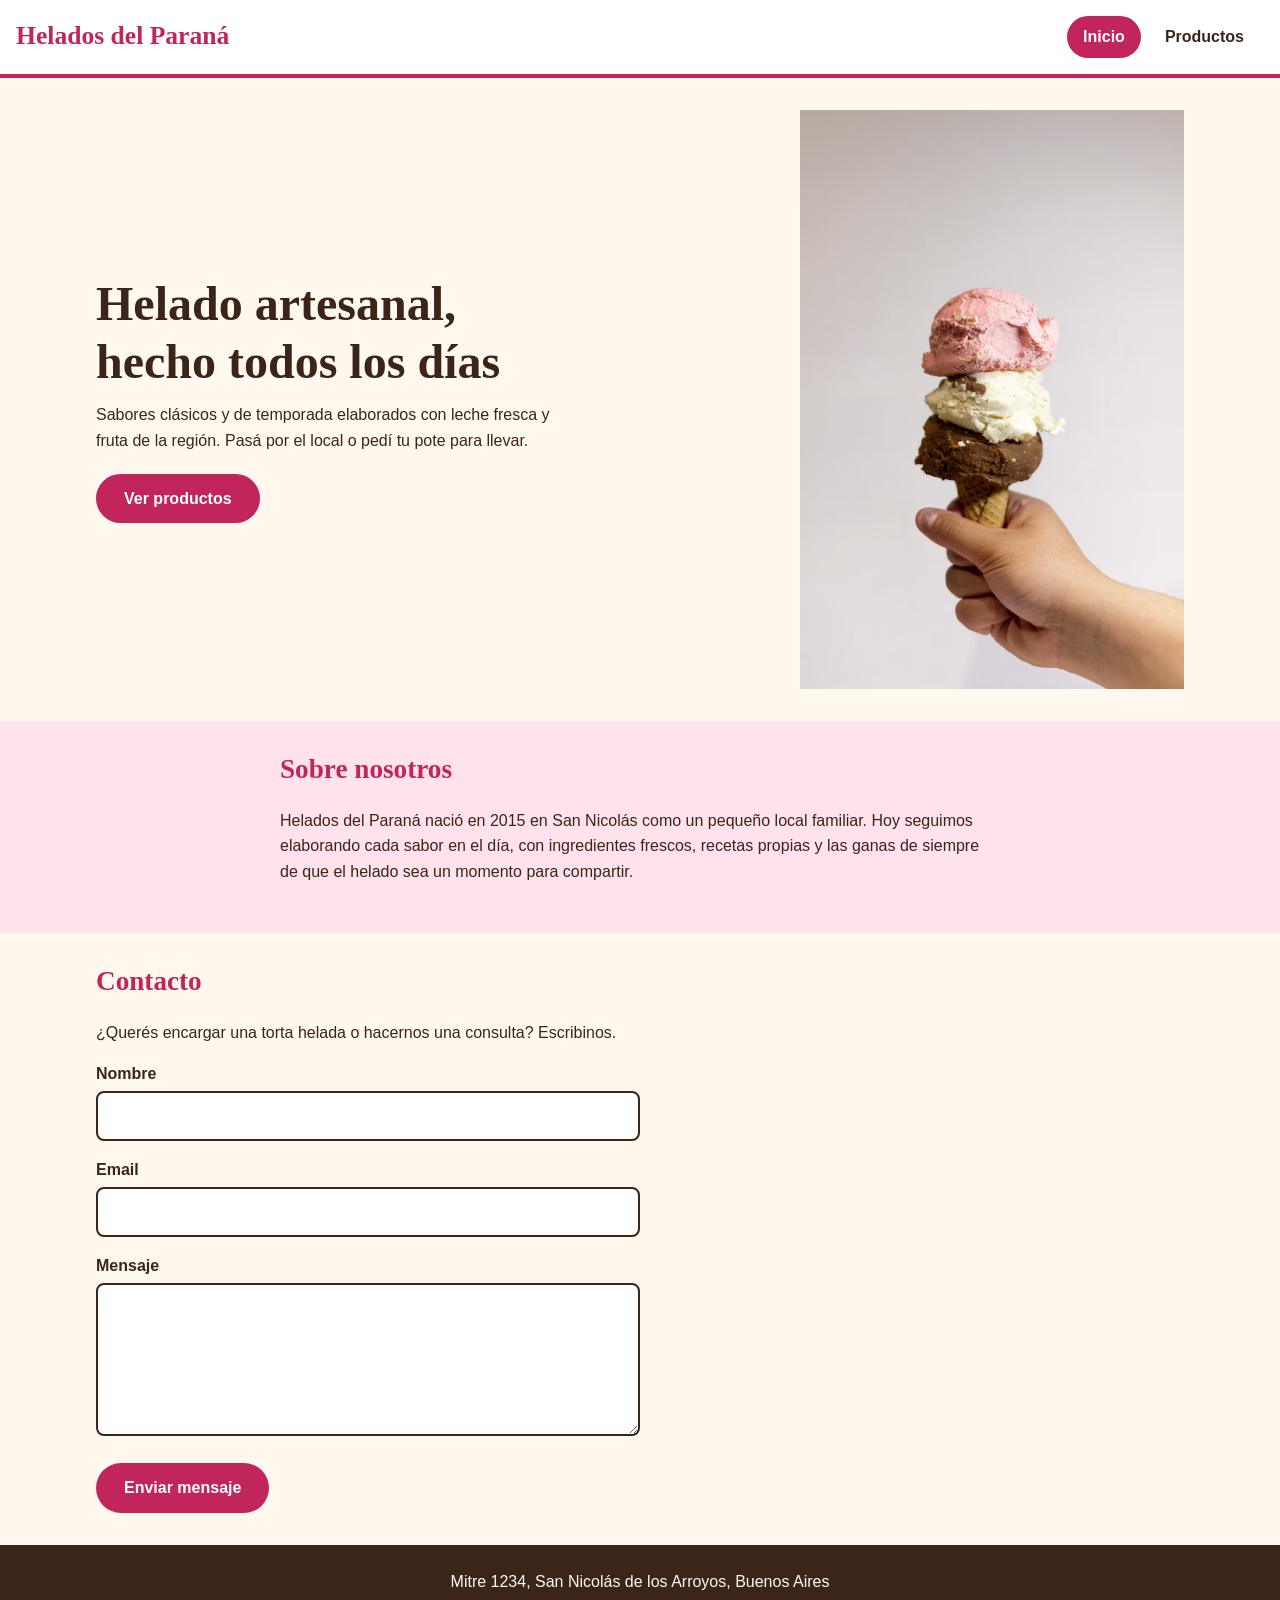
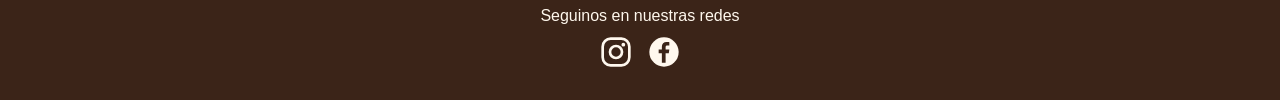
<file: index.html>
<!DOCTYPE html>
<html lang="es">
<head>
  <meta charset="UTF-8">
  <meta name="viewport" content="width=device-width, initial-scale=1">
  <meta name="description" content="Heladería artesanal en San Nicolás de los Arroyos.">
  <title>Helados del Paraná | Heladería artesanal en San Nicolás</title>
  <link rel="icon" href="img/favicon.png" sizes="any">
  <link rel="stylesheet" href="styles/styles.css">
</head>
<body>
  <header>
    <p>Helados del Paraná</p>
    <nav aria-label="Principal">
      <ul>
        <li><a href="index.html" aria-current="page">Inicio</a></li>
        <li><a href="productos.html">Productos</a></li>
      </ul>
    </nav>
  </header>

  <main>
    <section class="hero">
      <article>
        <h1>Helado artesanal, hecho todos los días</h1>
        <p>Sabores clásicos y de temporada elaborados con leche fresca y fruta de la región. Pasá por el local o pedí tu pote para llevar.</p>
        <a class="boton" href="productos.html">Ver productos</a>
      </article>
      <figure>
        <img src="img/hero.png" alt="Cucurucho con bochas de helado de frutilla y pistacho" width="400" height="300">
      </figure>
    </section>

    <section id="nosotros">
      <h2>Sobre nosotros</h2>
      <p>Helados del Paraná nació en 2015 en San Nicolás como un pequeño local familiar. Hoy seguimos elaborando cada sabor en el día, con ingredientes frescos, recetas propias y las ganas de siempre de que el helado sea un momento para compartir.</p>
    </section>

    <section id="contacto">
      <h2>Contacto</h2>
      <p>¿Querés encargar una torta helada o hacernos una consulta? Escribinos.</p>
      <form action="#" method="get">
        <label for="nombre">Nombre</label>
        <input type="text" id="nombre" name="nombre" required>

        <label for="email">Email</label>
        <input type="email" id="email" name="email" required>

        <label for="mensaje">Mensaje</label>
        <textarea id="mensaje" name="mensaje" rows="5" required></textarea>

        <button class="boton" type="submit">Enviar mensaje</button>
      </form>
    </section>
  </main>

  <footer>
    <address>Mitre 1234, San Nicolás de los Arroyos, Buenos Aires</address>
    <p>Seguinos en nuestras redes</p>
    <ul class="redes">
      <li><a href="https://www.instagram.com/" target="_blank" rel="noopener noreferrer"><img src="img/instagram.svg" alt="Instagram" width="32" height="32"></a></li>
      <li><a href="https://www.facebook.com/" target="_blank" rel="noopener noreferrer"><img src="img/facebook.svg" alt="Facebook" width="32" height="32"></a></li>
    </ul>
  </footer>
</body>
</html>
</file>
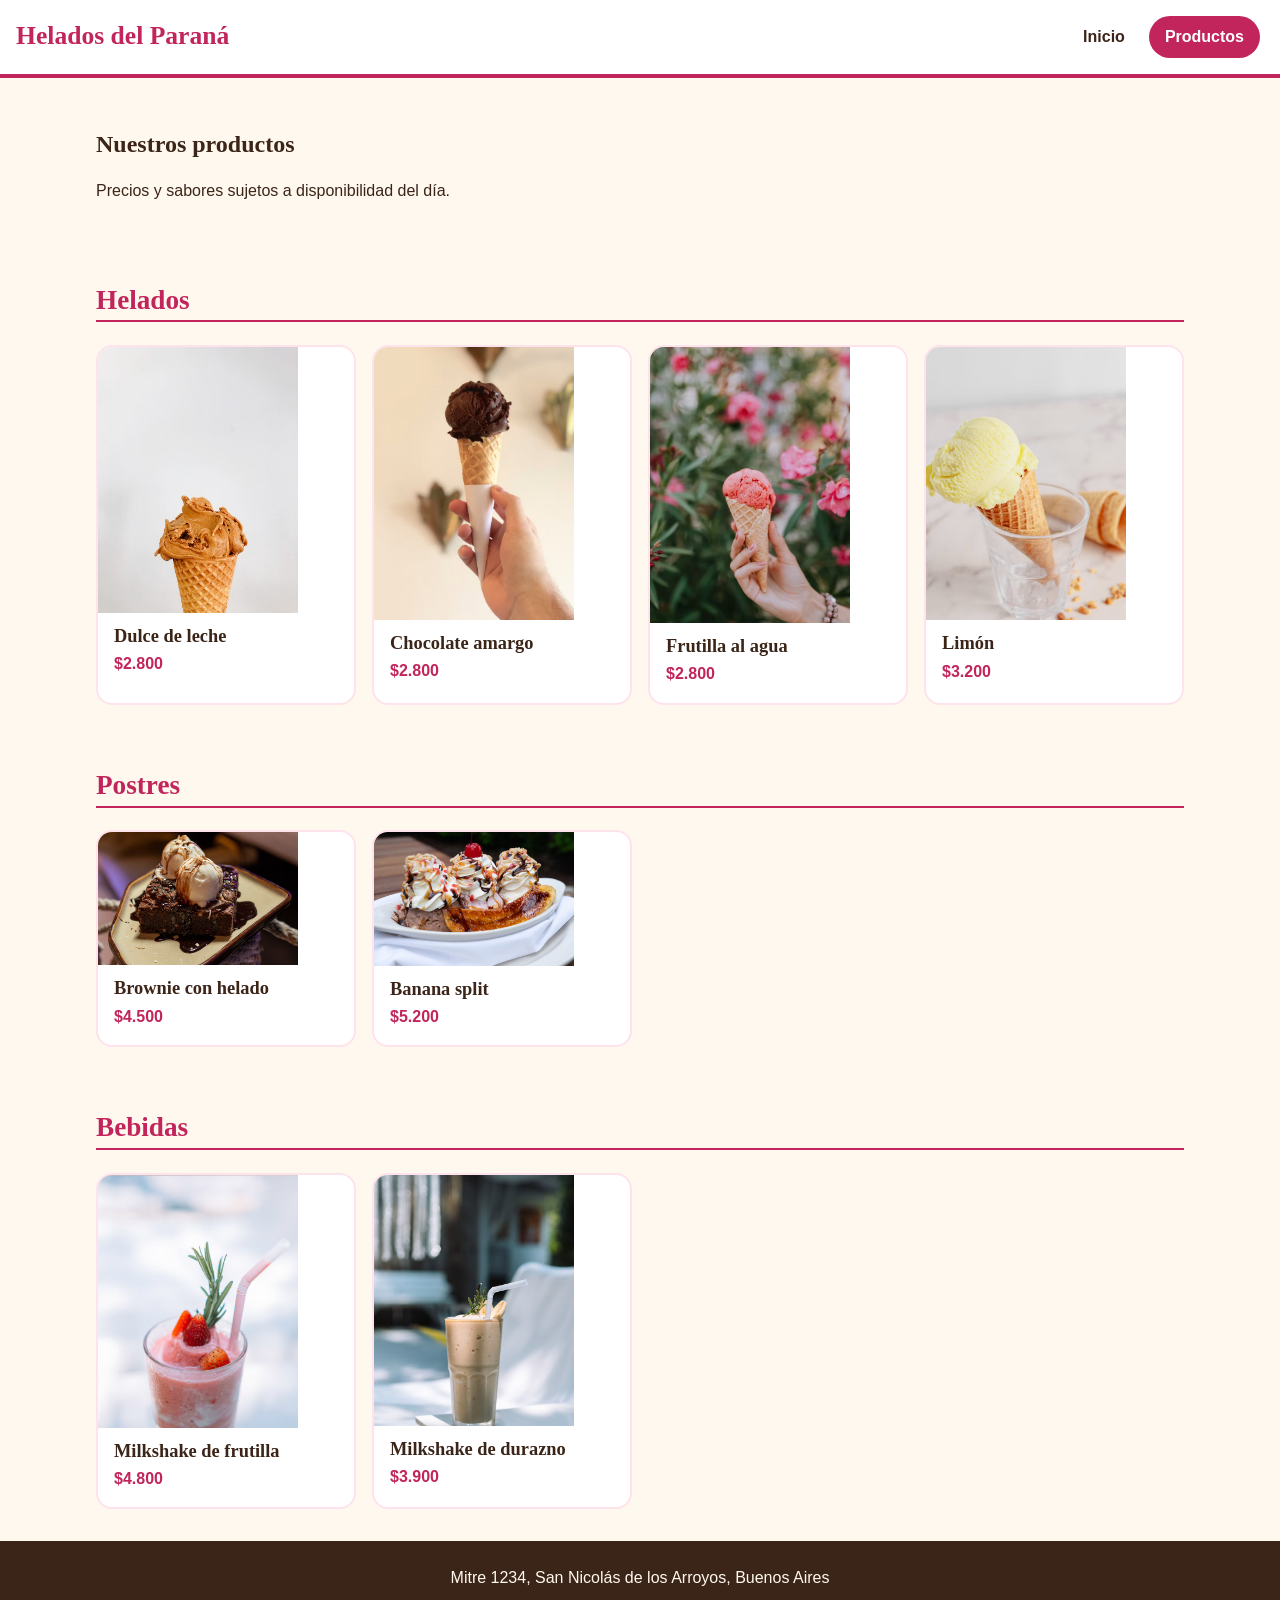
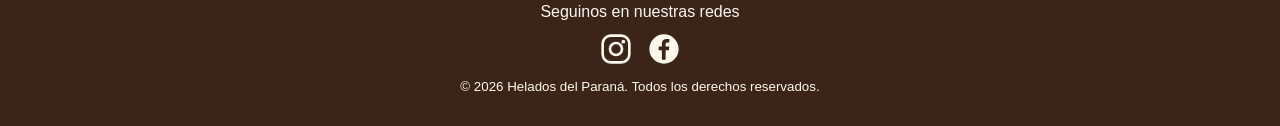
<file: productos.html>
<!DOCTYPE html>
<html lang="es">
<head>
  <meta charset="UTF-8">
  <meta name="viewport" content="width=device-width, initial-scale=1">
  <meta name="description" content="Helados, postres y bebidas de Helados del Paraná.">
  <title>Productos | Helados del Paraná</title>
  <link rel="icon" href="img/favicon.png" sizes="any">
  <link rel="stylesheet" href="styles/styles.css">
</head>
<body>
  <header>
    <p>Helados del Paraná</p>
    <nav aria-label="Principal">
      <ul>
        <li><a href="index.html">Inicio</a></li>
        <li><a href="productos.html" aria-current="page">Productos</a></li>
      </ul>
    </nav>
  </header>

  <main>
    <section>
      <h1>Nuestros productos</h1>
      <p>Precios y sabores sujetos a disponibilidad del día.</p>
    </section>

    <section class="categoria">
      <h2>Helados</h2>
      <ul class="grilla">
        <li>
          <article>
            <img src="img/dulce-de-leche.png" alt="Cucurucho con helado de dulce de leche" width="200" height="200">
            <h3>Dulce de leche</h3>
            <p class="precio">$2.800</p>
          </article>
        </li>
        <li>
          <article>
            <img src="img/chocolate.png" alt="Cucurucho con helado de chocolate" width="200" height="200">
            <h3>Chocolate amargo</h3>
            <p class="precio">$2.800</p>
          </article>
        </li>
        <li>
          <article>
            <img src="img/frutilla.png" alt="Cucurucho con helado de frutilla" width="200" height="200">
            <h3>Frutilla al agua</h3>
            <p class="precio">$2.800</p>
          </article>
        </li>
        <li>
          <article>
            <img src="img/limon.png" alt="Cucurucho con una bocha de limón" width="200" height="200">
            <h3>Limón</h3>
            <p class="precio">$3.200</p>
          </article>
        </li>
      </ul>
    </section>

    <section class="categoria">
      <h2>Postres</h2>
      <ul class="grilla">
        <li>
          <article>
            <img src="img/brownie.png" alt="Brownie con helado de crema y salsa de chocolate" width="200" height="200">
            <h3>Brownie con helado</h3>
            <p class="precio">$4.500</p>
          </article>
        </li>
        <li>
          <article>
            <img src="img/banana-split.png" alt="Copa con helado de frutilla y salsa de dulce de leche" width="200" height="200">
            <h3>Banana split</h3>
            <p class="precio">$5.200</p>
          </article>
        </li>
      </ul>
    </section>

    <section class="categoria">
      <h2>Bebidas</h2>
      <ul class="grilla">
        <li>
          <article>
            <img src="img/milkshake-frutilla.png" alt="Milkshake sabor frutilla" width="200" height="200">
            <h3>Milkshake de frutilla</h3>
            <p class="precio">$4.800</p>
          </article>
        </li>
        <li>
          <article>
            <img src="img/milkshake-durazno.png" alt="Milkshake sabor durazno" width="200" height="200">
            <h3>Milkshake de durazno</h3>
            <p class="precio">$3.900</p>
          </article>
        </li>
      </ul>
    </section>
  </main>

  <footer>
    <address>Mitre 1234, San Nicolás de los Arroyos, Buenos Aires</address>
    <p>Seguinos en nuestras redes</p>
    <ul class="redes">
      <li><a href="https://www.instagram.com/" target="_blank" rel="noopener noreferrer"><img src="img/instagram.svg" alt="Instagram" width="32" height="32"></a></li>
      <li><a href="https://www.facebook.com/" target="_blank" rel="noopener noreferrer"><img src="img/facebook.svg" alt="Facebook" width="32" height="32"></a></li>
    </ul>
    <p><small>&copy; 2026 Helados del Paraná. Todos los derechos reservados.</small></p>
  </footer>
</body>
</html>
</file>
<file: styles/styles.css>
/* estilos de las dos páginas */
:root {
  --color-principal: #c2255c;      /* color principal */
  --color-principal-oscuro: #9c1b49;
  --crema: #fff8ee;
  --cacao: #3b2418;
  --rosa-claro: #ffe3ec;
}

*, *::before, *::after { box-sizing: border-box; }

body {
  margin: 0;
  background: var(--crema);
  color: var(--cacao);
  font-family: "Trebuchet MS", Verdana, Arial, sans-serif;
  line-height: 1.6;
}

h1, h2, h3 { font-family: Georgia, "Times New Roman", serif; line-height: 1.2; }
img { max-width: 100%; height: auto; display: block; }
a { color: var(--color-principal); }

/* header y nav (flexbox) */
header {
  display: flex;
  flex-direction: column;
  align-items: center;
  padding: 1rem;
  background: #fff;
  border-bottom: 4px solid var(--color-principal);
}
header p {
  margin: 0 0 .5rem;
  font-family: Georgia, "Times New Roman", serif;
  font-size: 1.6rem;
  font-weight: bold;
  color: var(--color-principal);
}
nav ul { display: flex; margin: 0; padding: 0; list-style: none; }
nav li { margin: 0 .25rem; }
nav a {
  display: block;
  padding: .5rem 1rem;
  border-radius: 999px;
  color: var(--cacao);
  text-decoration: none;
  font-weight: bold;
  transition: background-color .3s ease, color .3s ease;
}
nav a:hover, nav a:focus, nav a[aria-current="page"] {
  background: var(--color-principal);
  color: #fff;
}

/* secciones */
main > section { padding: 2rem 1rem; max-width: 70rem; margin: 0 auto; }
h2 { font-size: 1.7rem; margin-top: 0; color: var(--color-principal); }

/* hero */
.hero { display: flex; flex-direction: column; align-items: center; text-align: center; }
.hero h1 { font-size: 2.2rem; margin: 0 0 .75rem; }
.hero p { margin: 0 0 1.25rem; }
.hero figure { margin: 1.5rem 0 0; width: 100%; max-width: 24rem; }

.boton {
  display: inline-block;
  padding: .75rem 1.75rem;
  border: 0;
  border-radius: 999px;
  background: var(--color-principal);
  color: #fff;
  font: inherit;
  font-weight: bold;
  text-decoration: none;
  cursor: pointer;
  transition: background-color .3s ease, transform .3s ease;
}
.boton:hover, .boton:focus { background: var(--color-principal-oscuro); transform: translateY(-2px); }

/* sobre nosotros */
#nosotros { background: var(--rosa-claro); max-width: none; }
#nosotros h2, #nosotros p { max-width: 45rem; margin-left: auto; margin-right: auto; }

/* formulario */
form { max-width: 34rem; }
label { display: block; margin: 1rem 0 .25rem; font-weight: bold; }
input, textarea {
  width: 100%;
  padding: .65rem;
  border: 2px solid var(--cacao);
  border-radius: .5rem;
  background: #fff;
  color: var(--cacao);
  font: inherit;
}
input:focus, textarea:focus { outline: 3px solid var(--color-principal); }
form .boton { margin-top: 1.25rem; }

/* productos (grid) */
.categoria h2 { border-bottom: 2px solid var(--color-principal); padding-bottom: .25rem; }
.grilla {
  display: grid;
  grid-template-columns: 1fr;
  grid-gap: 1rem;
  gap: 1rem;
  margin: 0;
  padding: 0;
  list-style: none;
}
.grilla article {
  height: 100%;
  background: #fff;
  border-radius: 1rem;
  overflow: hidden;
  border: 2px solid var(--rosa-claro);
  transition: transform .3s ease, border-color .3s ease;
}
.grilla article:hover { transform: translateY(-6px); border-color: var(--color-principal); }
.grilla h3 { margin: .75rem 1rem 0; font-size: 1.15rem; }
.precio { margin: .25rem 1rem 1rem; font-weight: bold; color: var(--color-principal); }

/* footer */
footer {
  padding: 1.5rem 1rem;
  background: var(--cacao);
  color: var(--crema);
  text-align: center;
}
footer address { font-style: normal; margin-bottom: .5rem; }
footer a { color: var(--rosa-claro); }
footer p { margin: .25rem 0; }
.redes { display: flex; justify-content: center; margin: .5rem 0; padding: 0; list-style: none; }
.redes li { margin: 0 .5rem; }
.redes a { display: block; transition: transform .3s ease, opacity .3s ease; }
.redes a:hover, .redes a:focus { transform: scale(1.2); opacity: .8; }

/* media query: pantallas más grandes */
@media (min-width: 48em) {
  header { flex-direction: row; justify-content: space-between; }
  header p { margin: 0; }
  .hero { flex-direction: row; justify-content: space-between; text-align: left; }
  .hero article { max-width: 30rem; }
  .hero figure { margin: 0 0 0 2rem; }
  .hero h1 { font-size: 3rem; }
  .grilla { grid-template-columns: repeat(2, 1fr); }
}
@media (min-width: 64em) {
  .grilla { grid-template-columns: repeat(4, 1fr); }
}
</file>
